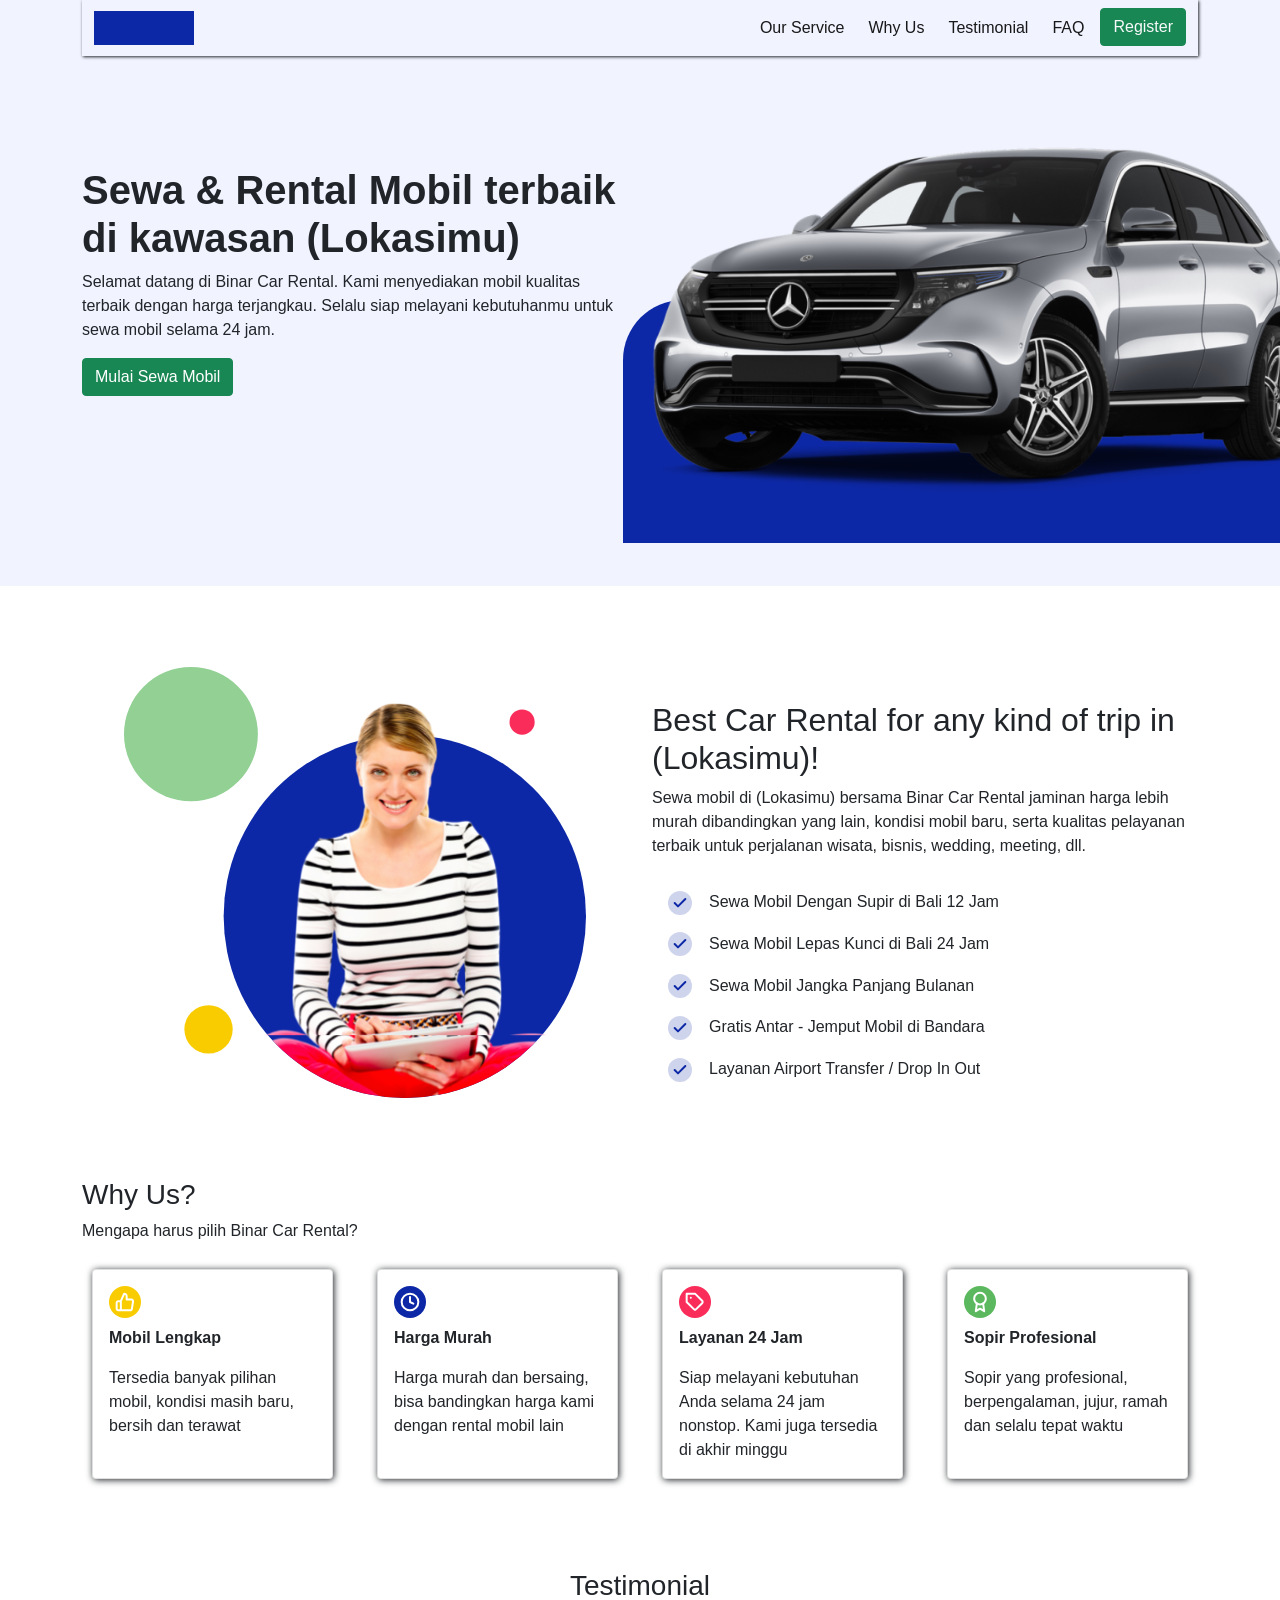
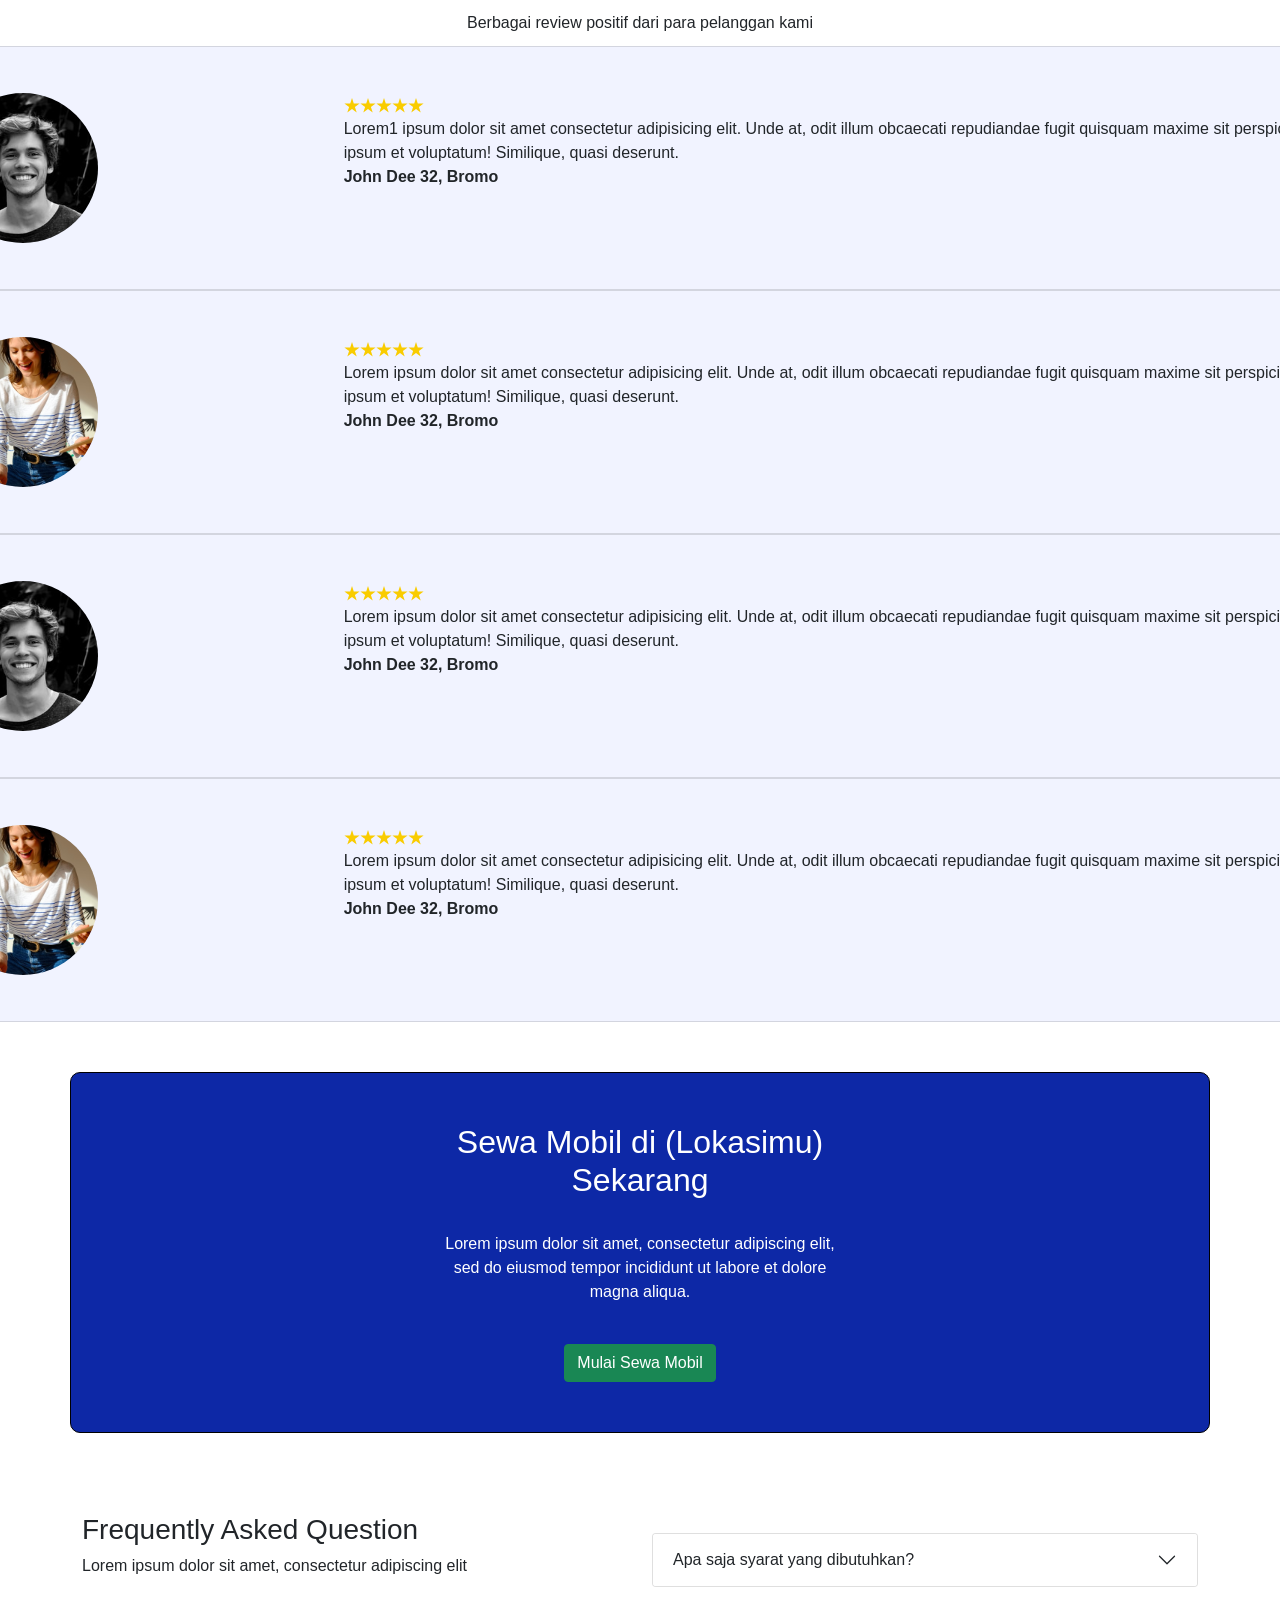
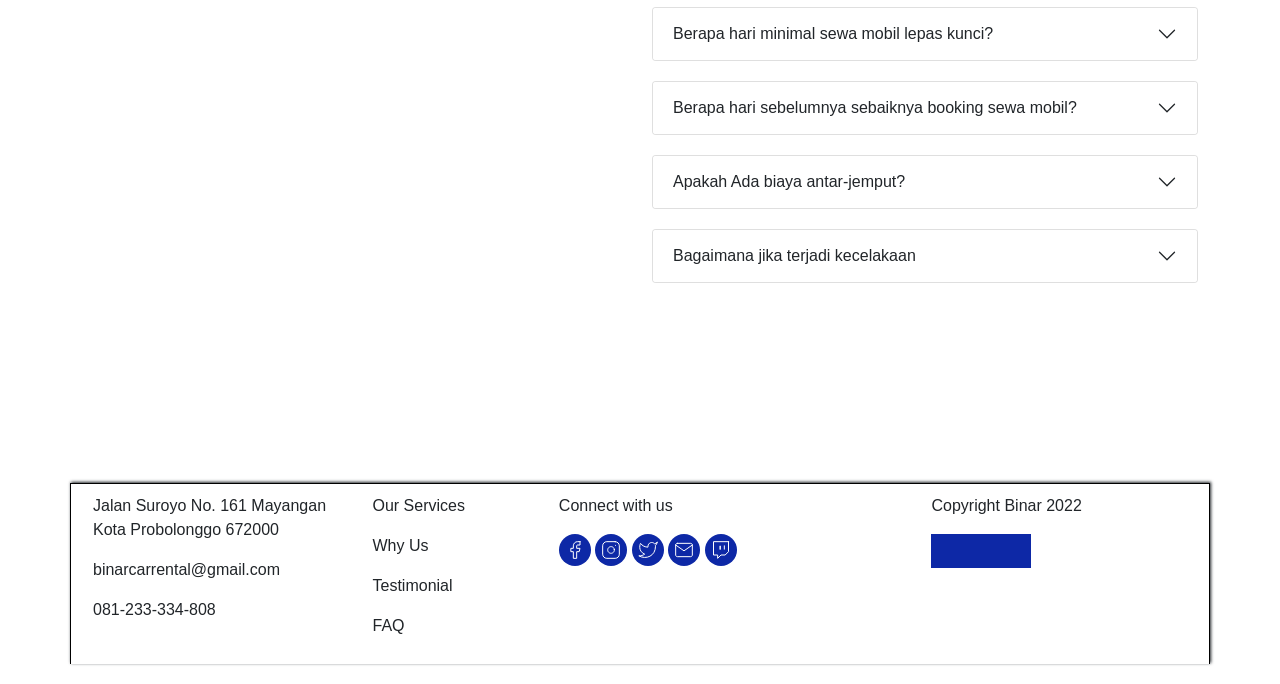
<file: public/index.html>
<!DOCTYPE html>
<html lang="en">

<head>
  <meta charset="UTF-8">
  <meta http-equiv="X-UA-Compatible" content="IE=edge">
  <meta name="viewport" content="width=device-width,initial-scale=1,maximum-scale=1,user-scalable=no">
  <title>Binar Car Rental</title>
  <script src="assets/js/bootstrap.min.js"></script>
  <script src="https://code.jquery.com/jquery-3.4.1.slim.min.js"></script>
  <link rel="stylesheet"
    href="https://owlcarousel2.github.io/OwlCarousel2/assets/owlcarousel/assets/owl.carousel.min.css">
  <link rel="stylesheet"
    href="https://owlcarousel2.github.io/OwlCarousel2/assets/owlcarousel/assets/owl.theme.default.min.css">
  <link rel="stylesheet" href="assets/css/bootstrap.min.css">



  <style>
    body {
      font-family: Helvetica;
      overflow-x: hidden;
    }

    #owl-container {
      margin-top: 100px;
      width: 150%;
      left: -25%;
      position: relative;
    }

    .owl-carousel .owl-nav button.owl-next,
    .owl-carousel .owl-nav button.owl-prev,
    .owl-carousel button.owl-dot {
      width: 30px;
      height: 30px;
      border-radius: 15px;
      border: 1px solid #c4c4c4;
      /* background-color: white; */

    }

    .owl-theme .owl-nav [class*=owl-]:hover {
      background-color: #5CB85F;
    }


    .item {
      background-color: #F1F3FF;

    }



    .owl-nav>.owl-prev>span:hover,
    .owl-nav>.owl-next>span:hover {
      background-color: #5CB85F;
    }


    .table-custom {
      border-collapse: separate;
      border-spacing: 15px;
    }

    .spacing {
      margin-top: 80px;
    }

    .sewamobil {
      border: 1px solid black;
      border-radius: 10px;
      padding: 50px;
      color: white;
    }

    .accordion-spacing {
      margin-top: 20px;
    }

    .navbarstyling {
      background-color: #F1F3FF;
      box-shadow: 1px 1px 3px;
    }

    .whyus-card {
      box-shadow: 1px 1px 7px;
      margin: 10px;
    }

    .whyus-card:hover {
      background-color: #F1F3FF;
      transform: translateY(-15px);
      transition: transform .75s;
    }


    .footer {
      border-left: 1px solid black;
      border-top: 1px solid black;
      border-right: 1px solid black;
      box-shadow: 1px -1px 3px;
      padding: 10px;
    }



    @media screen and (min-width:992px) {

      .item {
        height: 100%;
      }

      .textjudul {
        margin-top: 100px;
      }

      .bground {
        padding-bottom: 190px;
      }

      .car {
        position: absolute;
        width: 704px;
        margin-left: 100px;
        margin-bottom: 300px;
        overflow-y: hidden;
      }


    }

    @media screen and (max-width:991px) {

      .star {
        text-align: center;
      }

      .item {
        height: 100%;
        margin-left: 20%;
        margin-right: 20%;
      }

      .textjudul {
        font-size: 36px;
      }

      .navbar {
        z-index: 1000;
      }

      .navbar-collapse {
        position: fixed;
        background: rgba(0, 0, 0, 0.6);
        width: 100%;
        height: 100%;
        left: 0;
        right: 0;
        top: 0;
        bottom: 0;
        overflow-x: hidden;
      }

      .navbar-nav {
        background-color: white;
        height: 100vh;
        width: 50%;
        left: 100%;
        position: absolute;
        transition: left .35s ease;
      }

      .navbar-collapse.collapsing {
        transition: background-color .35s ease;
      }

      .navbar-collapse.show .navbar-nav {
        transition: left .35s ease;
        left: 50%;
      }

      .nav-item {
        margin-left: 10px;
      }

      .car {
        position: absolute;
        width: 500px;
        overflow-y: hidden;

      }

      #section1 {
        margin-bottom: 375px;
      }

      .footer {
        text-align: left;
      }

      .iconlogo {
        margin-bottom: 10px;
      }
    }
  </style>

  <script src="https://owlcarousel2.github.io/OwlCarousel2/assets/owlcarousel/owl.carousel.js"></script>
</head>


<body style="overflow-x: hidden;">

  <!-- Navbar -->
  <div class="bground" style="background-color: #F1F3FF;overflow: hidden;">
    <div class="container">
      <nav class="navbar navbar-expand-lg navbar-light navbarstyling">
        <div class="container-lg">
          <a class="navbar-link" data-bs-container="body" data-bs-toggle="popover" data-bs-placement="top"
            data-bs-content="Top popover" href="#"><svg width="100" height="34" viewBox="0 0 100 34" fill="none"
              xmlns="http://www.w3.org/2000/svg">
              <rect width="100" height="34" fill="#0D28A6" />
            </svg>
          </a>
          <button class="navbar-toggler" type="button" data-bs-toggle="collapse"
            data-bs-target="#navbarSupportedContent" aria-controls="navbarText" aria-expanded="false"
            aria-label="Toggle navigation">
            <span class="navbar-toggler-icon"></span>
          </button>
          <div class="collapse navbar-collapse " id="navbarSupportedContent">
            <ul class="navbar-nav ms-auto mb-lg-0">
              <li class="d-lg-none">
                <a class="navbar-nav-toggler" href="#">X</a>
              </li>
              <li class="nav-item">
                <a class="nav-link active me-2" href="#section1">Our Service</a>
              </li>
              <li class="nav-item">
                <a class="nav-link active me-2" href="#section2">Why Us</a>
              </li>
              <li class="nav-item">
                <a class="nav-link active me-2" href="#section3">Testimonial</a>
              </li>
              <li class="nav-item">
                <a class="nav-link active me-2" href="#section4">FAQ</a>
              </li>
              <li class="nav-item">
                <a class="navbar-link btn btn-success link-light" href="#">Register</a>
              </li>
            </ul>
          </div>
        </div>
      </nav>
    </div>


    <!-- Mobil -->
    <div class="container">
      <div id="section1" class="row">
        <div class="col-lg-6" style="margin-top: 10px;">
          <h1 class="textjudul"><b>Sewa & Rental Mobil terbaik di kawasan (Lokasimu)</b></h1>
          <p>Selamat datang di Binar Car Rental. Kami menyediakan mobil kualitas terbaik dengan
            harga terjangkau. Selalu
            siap melayani kebutuhanmu untuk sewa mobil selama 24 jam.</p>
          <a href="./cari_mobil.html" type="button" class="btn btn-success">Mulai Sewa Mobil</a>
        </div>
        <div class="col-lg-6 d-flex justify-content-center">
          <img src="./images/pict/mobil.svg" class="img-fluid car" style="margin-top:80px;" alt="mobil">
        </div>
      </div>
    </div>
  </div>
  <!-- Orang -->
  <div id="section2" class="container">
    <div class="spacing row">

      <div class="col-lg-6 d-flex justify-content-center">
        <img src="./images/pict/orang.svg" class="img-fluid person" alt="orang">
      </div>

      <div class="col-lg-6" style="margin-top: 35px;">
        <h2>Best Car Rental for any kind of trip in (Lokasimu)!</h2>
        <p>Sewa mobil di (Lokasimu) bersama Binar Car Rental jaminan harga lebih murah dibandingkan yang lain, kondisi
          mobil baru, serta kualitas pelayanan terbaik untuk perjalanan wisata, bisnis, wedding, meeting, dll.</p>
        <div class="row">
          <div class="col-lg-12">

            <table class="table-custom">
              <tr>
                <td>
                  <svg width="24" height="24" viewBox="0 0 24 24" fill="none" xmlns="http://www.w3.org/2000/svg">
                    <circle cx="12" cy="12" r="12" fill="#CFD4ED" />
                    <path d="M17.3333 8L9.99996 15.3333L6.66663 12" stroke="#0D28A6" stroke-width="2"
                      stroke-linecap="round" stroke-linejoin="round" />
                  </svg>
                </td>
                <td>
                  Sewa Mobil Dengan Supir di Bali 12 Jam
                </td>
              </tr>

              <tr>
                <td>
                  <svg width="24" height="24" viewBox="0 0 24 24" fill="none" xmlns="http://www.w3.org/2000/svg">
                    <circle cx="12" cy="12" r="12" fill="#CFD4ED" />
                    <path d="M17.3333 8L9.99996 15.3333L6.66663 12" stroke="#0D28A6" stroke-width="2"
                      stroke-linecap="round" stroke-linejoin="round" />
                  </svg>
                </td>
                <td>
                  Sewa Mobil Lepas Kunci di Bali 24 Jam
                </td>
              </tr>
              <tr>
                <td>
                  <svg width="24" height="24" viewBox="0 0 24 24" fill="none" xmlns="http://www.w3.org/2000/svg">
                    <circle cx="12" cy="12" r="12" fill="#CFD4ED" />
                    <path d="M17.3333 8L9.99996 15.3333L6.66663 12" stroke="#0D28A6" stroke-width="2"
                      stroke-linecap="round" stroke-linejoin="round" />
                  </svg>
                </td>
                <td>
                  Sewa Mobil Jangka Panjang Bulanan
                </td>
              </tr>

              <tr>
                <td>
                  <svg width="24" height="24" viewBox="0 0 24 24" fill="none" xmlns="http://www.w3.org/2000/svg">
                    <circle cx="12" cy="12" r="12" fill="#CFD4ED" />
                    <path d="M17.3333 8L9.99996 15.3333L6.66663 12" stroke="#0D28A6" stroke-width="2"
                      stroke-linecap="round" stroke-linejoin="round" />
                  </svg>
                </td>
                <td>
                  Gratis Antar - Jemput Mobil di Bandara
                </td>
              </tr>

              <tr>
                <td>
                  <svg width="24" height="24" viewBox="0 0 24 24" fill="none" xmlns="http://www.w3.org/2000/svg">
                    <circle cx="12" cy="12" r="12" fill="#CFD4ED" />
                    <path d="M17.3333 8L9.99996 15.3333L6.66663 12" stroke="#0D28A6" stroke-width="2"
                      stroke-linecap="round" stroke-linejoin="round" />
                  </svg>
                </td>
                <td>
                  Layanan Airport Transfer / Drop In Out
                </td>
              </tr>
            </table>

          </div>
        </div>

      </div>
    </div>
  </div>


  <!-- Why Us -->
  <div class="container">
    <div id="section3" class="spacing row">
      <div class="col-lg-12">
        <h3>Why Us?</h3>
        <p>Mengapa harus pilih Binar Car Rental?</p>
      </div>

    </div>
    <div class="row">
      <div class="col-lg-3 d-flex justify-content-center">
        <div class="card whyus-card" style="width: 18rem;">
          <div class="card-body">
            <h5 class="card-title">
              <svg class="iconspacing" width="32" height="32" viewBox="0 0 32 32" fill="none"
                xmlns="http://www.w3.org/2000/svg">
                <circle cx="16" cy="16" r="16" fill="#F9CC00" />
                <path
                  d="M11.8333 24.3333H9.33329C8.89127 24.3333 8.46734 24.1577 8.15478 23.8452C7.84222 23.5326 7.66663 23.1087 7.66663 22.6667V16.8333C7.66663 16.3913 7.84222 15.9674 8.15478 15.6548C8.46734 15.3423 8.89127 15.1667 9.33329 15.1667H11.8333M17.6666 13.5V10.1667C17.6666 9.50362 17.4032 8.86773 16.9344 8.39889C16.4656 7.93005 15.8297 7.66666 15.1666 7.66666L11.8333 15.1667V24.3333H21.2333C21.6352 24.3379 22.0253 24.197 22.3315 23.9367C22.6378 23.6763 22.8397 23.3141 22.9 22.9167L24.05 15.4167C24.0862 15.1778 24.0701 14.9339 24.0027 14.7019C23.9354 14.4698 23.8184 14.2552 23.6598 14.0729C23.5013 13.8906 23.305 13.7449 23.0846 13.646C22.8642 13.5471 22.6249 13.4973 22.3833 13.5H17.6666Z"
                  stroke="white" stroke-width="2" stroke-linecap="round" stroke-linejoin="round" />
              </svg></h5>
            <p class="card-text"><b>Mobil Lengkap</b></p>
            <p class="card-text">Tersedia banyak pilihan mobil, kondisi masih baru, bersih dan terawat</p>
          </div>
        </div>
      </div>
      <div class="col-lg-3 d-flex justify-content-center">
        <div class="card whyus-card" style="width: 18rem;">
          <div class="card-body">
            <h5 class="card-title">
              <svg class="iconspacing" width="32" height="32" viewBox="0 0 32 32" fill="none"
                xmlns="http://www.w3.org/2000/svg">
                <circle cx="16" cy="16" r="16" fill="#0D28A6" />
                <path
                  d="M16 24.3333C20.6023 24.3333 24.3333 20.6024 24.3333 16C24.3333 11.3976 20.6023 7.66666 16 7.66666C11.3976 7.66666 7.66663 11.3976 7.66663 16C7.66663 20.6024 11.3976 24.3333 16 24.3333Z"
                  stroke="white" stroke-width="2" stroke-linecap="round" stroke-linejoin="round" />
                <path d="M16 11V16L19.3333 17.6667" stroke="white" stroke-width="2" stroke-linecap="round"
                  stroke-linejoin="round" />
              </svg> </h5>
            <p class="card-text"><b>Harga Murah</b></p>
            <p class="card-text">Harga murah dan bersaing, bisa bandingkan harga kami dengan rental mobil lain</p>
          </div>
        </div>
      </div>
      <div class="col-lg-3 d-flex justify-content-center">
        <div class="card whyus-card" style="width: 18rem;">
          <div class="card-body">
            <h5 class="card-title">
              <svg class="iconspacing" width="32" height="32" viewBox="0 0 32 32" fill="none"
                xmlns="http://www.w3.org/2000/svg">
                <circle cx="16" cy="16" r="16" fill="#FA2C5A" />
                <path
                  d="M23.1583 17.175L17.1833 23.15C17.0285 23.305 16.8447 23.4279 16.6424 23.5118C16.44 23.5956 16.2232 23.6388 16.0041 23.6388C15.7851 23.6388 15.5682 23.5956 15.3659 23.5118C15.1636 23.4279 14.9797 23.305 14.825 23.15L7.66663 16V7.66666H16L23.1583 14.825C23.4687 15.1373 23.6429 15.5597 23.6429 16C23.6429 16.4403 23.4687 16.8627 23.1583 17.175V17.175Z"
                  stroke="white" stroke-width="2" stroke-linecap="round" stroke-linejoin="round" />
                <path d="M11.8334 11.8333H11.8417" stroke="white" stroke-width="2" stroke-linecap="round"
                  stroke-linejoin="round" />
              </svg> </h5>
            <p class="card-text"><b>Layanan 24 Jam</b></p>
            <p class="card-text">Siap melayani kebutuhan Anda selama 24 jam nonstop. Kami juga tersedia di akhir minggu
            </p>
          </div>
        </div>
      </div>
      <div class="col-lg-3 d-flex justify-content-center ">
        <div class="card whyus-card" style="width: 18rem;">
          <div class="card-body">
            <h5 class="card-title">
              <svg class="iconspacing" width="32" height="32" viewBox="0 0 32 32" fill="none"
                xmlns="http://www.w3.org/2000/svg">
                <circle cx="16" cy="16" r="16" fill="#5CB85F" />
                <path
                  d="M16.0001 18.5C19.2217 18.5 21.8334 15.8883 21.8334 12.6667C21.8334 9.44502 19.2217 6.83334 16.0001 6.83334C12.7784 6.83334 10.1667 9.44502 10.1667 12.6667C10.1667 15.8883 12.7784 18.5 16.0001 18.5Z"
                  stroke="white" stroke-width="2" stroke-linecap="round" stroke-linejoin="round" />
                <path d="M12.8416 17.575L11.8333 25.1667L15.9999 22.6667L20.1666 25.1667L19.1583 17.5667" stroke="white"
                  stroke-width="2" stroke-linecap="round" stroke-linejoin="round" />
              </svg></h5>
            <p class="card-text"><b>Sopir Profesional</b></p>
            <p class="card-text">Sopir yang profesional, berpengalaman, jujur, ramah dan selalu tepat waktu</p>
          </div>
        </div>
      </div>
    </div>
  </div>
  <!-- Testimonial -->
  <div class="container">
    <div class="spacing row">
      <div class="col-lg-12  d-flex justify-content-center">
        <h3>Testimonial</h3>
      </div>
    </div>
    <div class="row">
      <div class="col-lg-12  d-flex justify-content-center">
        <p>Berbagai review positif dari para pelanggan kami</p>
      </div>
    </div>
  </div>



  <div id="owl-container" style="margin-top: -5px;">
    <div class="owl-carousel owl-theme">
      <!-- Testi 1 -->
      <div class="item">
        <div class="card" style="padding: 30px;background-color: #F1F3FF;">
          <div class="card-body">
            <div class="row">
              <div class="col-lg-4 d-flex justify-content-center">
                <img src="./images/pict/person1.svg" class="img-fluid" alt="person1"
                  style="width: 150px;height: 150px;">
              </div>
              <div class="col-lg-8">
                <div class="star row">
                  <div class="col-lg-12 ">
                    <svg width="80" height="16" viewBox="0 0 80 16" fill="none" xmlns="http://www.w3.org/2000/svg">
                      <path
                        d="M8 0L9.79611 5.52786H15.6085L10.9062 8.94427L12.7023 14.4721L8 11.0557L3.29772 14.4721L5.09383 8.94427L0.391548 5.52786H6.20389L8 0Z"
                        fill="#F9CC00" />
                      <path
                        d="M24 0L25.7961 5.52786H31.6085L26.9062 8.94427L28.7023 14.4721L24 11.0557L19.2977 14.4721L21.0938 8.94427L16.3915 5.52786H22.2039L24 0Z"
                        fill="#F9CC00" />
                      <path
                        d="M40 0L41.7961 5.52786H47.6085L42.9062 8.94427L44.7023 14.4721L40 11.0557L35.2977 14.4721L37.0938 8.94427L32.3915 5.52786H38.2039L40 0Z"
                        fill="#F9CC00" />
                      <path
                        d="M56 0L57.7961 5.52786H63.6085L58.9062 8.94427L60.7023 14.4721L56 11.0557L51.2977 14.4721L53.0938 8.94427L48.3915 5.52786H54.2039L56 0Z"
                        fill="#F9CC00" />
                      <path
                        d="M72 0L73.7961 5.52786H79.6085L74.9062 8.94427L76.7023 14.4721L72 11.0557L67.2977 14.4721L69.0938 8.94427L64.3915 5.52786H70.2039L72 0Z"
                        fill="#F9CC00" />
                    </svg>

                  </div>
                </div>
                <div class="row">
                  <div class="col-lg-12">
                    Lorem1 ipsum dolor sit amet consectetur adipisicing elit. Unde at, odit illum
                    obcaecati
                    repudiandae fugit quisquam maxime sit perspiciatis a, quia temporibus, ipsam illo ipsum et
                    voluptatum! Similique, quasi deserunt.

                  </div>
                </div>
                <div class="row">
                  <div class="col-lg-12">
                    <b style="margin-bottom: 100px;">John Dee 32, Bromo</b>
                  </div>
                </div>
              </div>
            </div>
          </div>
        </div>
      </div>
      <!-- Testi 2 -->
      <div class=" item">
        <div class="card" style="padding: 30px;background-color: #F1F3FF;">
          <div class="card-body">
            <div class="row">
              <div class="col-lg-4 d-flex justify-content-center">
                <img src="./images/pict/person2.svg" class="img-fluid" alt="person1"
                  style="width: 150px;height: 150px;">
              </div>
              <div class="col-lg-8">
                <div class="star row">
                  <div class="col-lg-12 ">
                    <svg width="80" height="16" viewBox="0 0 80 16" fill="none" xmlns="http://www.w3.org/2000/svg">
                      <path
                        d="M8 0L9.79611 5.52786H15.6085L10.9062 8.94427L12.7023 14.4721L8 11.0557L3.29772 14.4721L5.09383 8.94427L0.391548 5.52786H6.20389L8 0Z"
                        fill="#F9CC00" />
                      <path
                        d="M24 0L25.7961 5.52786H31.6085L26.9062 8.94427L28.7023 14.4721L24 11.0557L19.2977 14.4721L21.0938 8.94427L16.3915 5.52786H22.2039L24 0Z"
                        fill="#F9CC00" />
                      <path
                        d="M40 0L41.7961 5.52786H47.6085L42.9062 8.94427L44.7023 14.4721L40 11.0557L35.2977 14.4721L37.0938 8.94427L32.3915 5.52786H38.2039L40 0Z"
                        fill="#F9CC00" />
                      <path
                        d="M56 0L57.7961 5.52786H63.6085L58.9062 8.94427L60.7023 14.4721L56 11.0557L51.2977 14.4721L53.0938 8.94427L48.3915 5.52786H54.2039L56 0Z"
                        fill="#F9CC00" />
                      <path
                        d="M72 0L73.7961 5.52786H79.6085L74.9062 8.94427L76.7023 14.4721L72 11.0557L67.2977 14.4721L69.0938 8.94427L64.3915 5.52786H70.2039L72 0Z"
                        fill="#F9CC00" />
                    </svg>

                  </div>
                </div>
                <div class="row">
                  <div class="col-lg-12">
                    Lorem ipsum dolor sit amet consectetur adipisicing elit. Unde at, odit illum obcaecati
                    repudiandae fugit quisquam maxime sit perspiciatis a, quia temporibus, ipsam illo ipsum et
                    voluptatum! Similique, quasi deserunt.
                  </div>
                </div>
                <div class="row">
                  <div class="col-lg-12">
                    <b>John Dee 32, Bromo</b>
                  </div>
                </div>
              </div>
            </div>
          </div>
        </div>
      </div>
      <div class="item">
        <div class="card" style="padding: 30px;background-color: #F1F3FF;">
          <div class="card-body">
            <div class="row">
              <div class="col-lg-4 d-flex justify-content-center">
                <img src="./images/pict/person1.svg" class="img-fluid" alt="person1"
                  style="width: 150px;height: 150px;">
              </div>
              <div class="col-lg-8">
                <div class="star row">
                  <div class="col-lg-12 ">
                    <svg width="80" height="16" viewBox="0 0 80 16" fill="none" xmlns="http://www.w3.org/2000/svg">
                      <path
                        d="M8 0L9.79611 5.52786H15.6085L10.9062 8.94427L12.7023 14.4721L8 11.0557L3.29772 14.4721L5.09383 8.94427L0.391548 5.52786H6.20389L8 0Z"
                        fill="#F9CC00" />
                      <path
                        d="M24 0L25.7961 5.52786H31.6085L26.9062 8.94427L28.7023 14.4721L24 11.0557L19.2977 14.4721L21.0938 8.94427L16.3915 5.52786H22.2039L24 0Z"
                        fill="#F9CC00" />
                      <path
                        d="M40 0L41.7961 5.52786H47.6085L42.9062 8.94427L44.7023 14.4721L40 11.0557L35.2977 14.4721L37.0938 8.94427L32.3915 5.52786H38.2039L40 0Z"
                        fill="#F9CC00" />
                      <path
                        d="M56 0L57.7961 5.52786H63.6085L58.9062 8.94427L60.7023 14.4721L56 11.0557L51.2977 14.4721L53.0938 8.94427L48.3915 5.52786H54.2039L56 0Z"
                        fill="#F9CC00" />
                      <path
                        d="M72 0L73.7961 5.52786H79.6085L74.9062 8.94427L76.7023 14.4721L72 11.0557L67.2977 14.4721L69.0938 8.94427L64.3915 5.52786H70.2039L72 0Z"
                        fill="#F9CC00" />
                    </svg>

                  </div>
                </div>
                <div class="row">
                  <div class="col-lg-12">
                    Lorem ipsum dolor sit amet consectetur adipisicing elit. Unde at, odit illum obcaecati
                    repudiandae fugit quisquam maxime sit perspiciatis a, quia temporibus, ipsam illo ipsum et
                    voluptatum! Similique, quasi deserunt.
                  </div>
                </div>
                <div class="row">
                  <div class="col-lg-12">
                    <b>John Dee 32, Bromo</b>
                  </div>
                </div>
              </div>
            </div>
          </div>
        </div>
      </div>
      <!-- Testi 2 -->
      <div class="item">
        <div class="card" style="padding: 30px;background-color: #F1F3FF;">
          <div class="card-body">
            <div class="row">
              <div class="col-lg-4 d-flex justify-content-center">
                <img src="./images/pict/person2.svg" class="img-fluid" alt="person1"
                  style="width: 150px;height: 150px;">
              </div>
              <div class="col-lg-8">
                <div class="star row">
                  <div class="col-lg-12 ">
                    <svg width="80" height="16" viewBox="0 0 80 16" fill="none" xmlns="http://www.w3.org/2000/svg">
                      <path
                        d="M8 0L9.79611 5.52786H15.6085L10.9062 8.94427L12.7023 14.4721L8 11.0557L3.29772 14.4721L5.09383 8.94427L0.391548 5.52786H6.20389L8 0Z"
                        fill="#F9CC00" />
                      <path
                        d="M24 0L25.7961 5.52786H31.6085L26.9062 8.94427L28.7023 14.4721L24 11.0557L19.2977 14.4721L21.0938 8.94427L16.3915 5.52786H22.2039L24 0Z"
                        fill="#F9CC00" />
                      <path
                        d="M40 0L41.7961 5.52786H47.6085L42.9062 8.94427L44.7023 14.4721L40 11.0557L35.2977 14.4721L37.0938 8.94427L32.3915 5.52786H38.2039L40 0Z"
                        fill="#F9CC00" />
                      <path
                        d="M56 0L57.7961 5.52786H63.6085L58.9062 8.94427L60.7023 14.4721L56 11.0557L51.2977 14.4721L53.0938 8.94427L48.3915 5.52786H54.2039L56 0Z"
                        fill="#F9CC00" />
                      <path
                        d="M72 0L73.7961 5.52786H79.6085L74.9062 8.94427L76.7023 14.4721L72 11.0557L67.2977 14.4721L69.0938 8.94427L64.3915 5.52786H70.2039L72 0Z"
                        fill="#F9CC00" />
                    </svg>

                  </div>
                </div>
                <div class="row">
                  <div class="col-lg-12">
                    Lorem ipsum dolor sit amet consectetur adipisicing elit. Unde at, odit illum obcaecati
                    repudiandae fugit quisquam maxime sit perspiciatis a, quia temporibus, ipsam illo ipsum et
                    voluptatum! Similique, quasi deserunt.
                  </div>
                </div>
                <div class="row">
                  <div class="col-lg-12">
                    <b>John Dee 32, Bromo</b>
                  </div>
                </div>
              </div>
            </div>
          </div>
        </div>
      </div>
    </div>
  </div>

  <!-- Sewa Mobil -->
  <div class="container">
    <div class="row d-lg-flex justify-content-center sewamobil" style="margin-top: 50px;background-color: #0D28A6;">
      <div class="col-lg-5" style="text-align: center;">
        <h2>Sewa Mobil di (Lokasimu) Sekarang</h2>
        <br>
        <p>Lorem ipsum dolor sit amet, consectetur adipiscing elit, sed do eiusmod tempor incididunt ut labore et dolore
          magna aliqua. </p>
        <br>
        <button type="button" class="btn btn-success">Mulai Sewa Mobil</button>
      </div>
    </div>
  </div>
  <!-- FAQ -->

  <div id="section4" class="container">
    <div class="spacing row">
      <div class="col-lg-6">
        <h3>Frequently Asked Question</h3>
        <p>Lorem ipsum dolor sit amet, consectetur adipiscing elit</p>
      </div>

      <div class="col-lg-6">

        <div class="row" style="position: static;">
          <div class="col-lg-12">
            <div class="accordion-item accordion-spacing">
              <h2 class="accordion-header" id="flush-heading1">
                <button class="accordion-button collapsed" type="button" data-bs-toggle="collapse"
                  data-bs-target="#flush-collapse1" aria-expanded="false" aria-controls="flush-collapse1">
                  Apa saja syarat yang dibutuhkan?
                </button>
              </h2>
              <div id="flush-collapse1" class="accordion-collapse collapse" aria-labelledby="flush-heading1"
                data-bs-parent="#accordionFlushExample">
                <div class="accordion-body">Lorem ipsum dolor sit amet, consectetur adipisicing elit. Neque, recusandae
                  iste accusamus nobis quos esse, est modi cupiditate aperiam illum voluptatibus amet quae quis
                  sapiente. Reiciendis inventore esse facere sint.</div>
              </div>
            </div>
          </div>
        </div>

        <div class="row">
          <div class="col-lg-12">
            <div class="accordion-item accordion-spacing">
              <h2 class="accordion-header" id="flush-heading2">
                <button class="accordion-button collapsed" type="button" data-bs-toggle="collapse"
                  data-bs-target="#flush-collapse2" aria-expanded="false" aria-controls="flush-collapse2">
                  Berapa hari minimal sewa mobil lepas kunci?
                </button>
              </h2>
              <div id="flush-collapse2" class="accordion-collapse collapse" aria-labelledby="flush-heading2"
                data-bs-parent="#accordionFlushExample">
                <div class="accordion-body">Lorem ipsum dolor sit amet, consectetur adipisicing elit. Neque, recusandae
                  iste accusamus nobis quos esse, est modi cupiditate aperiam illum voluptatibus amet quae quis
                  sapiente. Reiciendis inventore esse facere sint.</div>
              </div>
            </div>
          </div>
        </div>

        <div class="row">
          <div class="col-lg-12">
            <div class="accordion-item accordion-spacing">
              <h2 class="accordion-header" id="flush-heading4">
                <button class="accordion-button collapsed" type="button" data-bs-toggle="collapse"
                  data-bs-target="#flush-collapse3" aria-expanded="false" aria-controls="flush-collapse3">
                  Berapa hari sebelumnya sebaiknya booking sewa mobil?
                </button>
              </h2>
              <div id="flush-collapse3" class="accordion-collapse collapse" aria-labelledby="flush-heading3"
                data-bs-parent="#accordionFlushExample">
                <div class="accordion-body">Lorem ipsum dolor sit amet, consectetur adipisicing elit. Neque, recusandae
                  iste accusamus nobis quos esse, est modi cupiditate aperiam illum voluptatibus amet quae quis
                  sapiente. Reiciendis inventore esse facere sint.</div>
              </div>
            </div>
          </div>
        </div>

        <div class="row">
          <div class="col-lg-12">
            <div class="accordion-item accordion-spacing">
              <h2 class="accordion-header" id="flush-heading4">
                <button class="accordion-button collapsed" type="button" data-bs-toggle="collapse"
                  data-bs-target="#flush-collapse4" aria-expanded="false" aria-controls="flush-collapse5">
                  Apakah Ada biaya antar-jemput?
                </button>
              </h2>
              <div id="flush-collapse4" class="accordion-collapse collapse" aria-labelledby="flush-heading4"
                data-bs-parent="#accordionFlushExample">
                <div class="accordion-body">Lorem ipsum dolor sit amet, consectetur adipisicing elit. Neque, recusandae
                  iste accusamus nobis quos esse, est modi cupiditate aperiam illum voluptatibus amet quae quis
                  sapiente. Reiciendis inventore esse facere sint.</div>
              </div>
            </div>
          </div>
        </div>

        <div class="row">
          <div class="col-lg-12">
            <div class="accordion-item accordion-spacing">
              <h2 class="accordion-header" id="flush-heading5">
                <button class="accordion-button collapsed" type="button" data-bs-toggle="collapse"
                  data-bs-target="#flush-collapse5" aria-expanded="false" aria-controls="flush-collapse5">
                  Bagaimana jika terjadi kecelakaan
                </button>
              </h2>
              <div id="flush-collapse5" class="accordion-collapse collapse" aria-labelledby="flush-heading5"
                data-bs-parent="#accordionFlushExample">
                <div class="accordion-body">Lorem ipsum dolor sit amet, consectetur adipisicing elit. Neque, recusandae
                  iste accusamus nobis quos esse, est modi cupiditate aperiam illum voluptatibus amet quae quis
                  sapiente. Reiciendis inventore esse facere sint.</div>
              </div>
            </div>
          </div>
        </div>
      </div>
    </div>
  </div>

  <!-- Footer -->
  <div class="container">
    <div class="footer row" style="margin-top: 200px;margin-bottom: 20px;">
      <div class="col-lg-3">
        <p>Jalan Suroyo No. 161 Mayangan Kota Probolonggo 672000</p>
        <p>binarcarrental@gmail.com</p>
        <p>081-233-334-808</p>
      </div>

      <div class="col-lg-2">
        <p>Our Services</p>
        <p>Why Us</p>
        <p>Testimonial</p>
        <p>FAQ</p>
      </div>

      <div class="col-lg-4">
        <p>Connect with us</p>
        <div class="row">
          <div class="col-lg-12 iconlogo">
            <svg width="32" height="32" viewBox="0 0 32 32" fill="none" xmlns="http://www.w3.org/2000/svg">
              <circle cx="16" cy="16" r="16" fill="#0D28A6" />
              <path
                d="M21 7.66663H18.5C17.395 7.66663 16.3352 8.10561 15.5538 8.88701C14.7724 9.66842 14.3334 10.7282 14.3334 11.8333V14.3333H11.8334V17.6666H14.3334V24.3333H17.6667V17.6666H20.1667L21 14.3333H17.6667V11.8333C17.6667 11.6123 17.7545 11.4003 17.9108 11.244C18.0671 11.0878 18.279 11 18.5 11H21V7.66663Z"
                stroke="white" stroke-linecap="round" stroke-linejoin="round" />
            </svg>

            <svg width="32" height="32" viewBox="0 0 32 32" fill="none" xmlns="http://www.w3.org/2000/svg">
              <circle cx="16" cy="16" r="16" fill="#0D28A6" />
              <path
                d="M20.1666 7.66663H11.8333C9.53211 7.66663 7.66663 9.53211 7.66663 11.8333V20.1666C7.66663 22.4678 9.53211 24.3333 11.8333 24.3333H20.1666C22.4678 24.3333 24.3333 22.4678 24.3333 20.1666V11.8333C24.3333 9.53211 22.4678 7.66663 20.1666 7.66663Z"
                stroke="white" stroke-linecap="round" stroke-linejoin="round" />
              <path
                d="M19.3334 15.475C19.4362 16.1685 19.3178 16.8769 18.9948 17.4992C18.6719 18.1215 18.161 18.6262 17.5347 18.9414C16.9085 19.2566 16.1987 19.3663 15.5065 19.2549C14.8143 19.1436 14.1748 18.8167 13.6791 18.321C13.1833 17.8252 12.8565 17.1857 12.7451 16.4935C12.6337 15.8013 12.7434 15.0916 13.0586 14.4653C13.3739 13.8391 13.8785 13.3281 14.5009 13.0052C15.1232 12.6823 15.8315 12.5638 16.525 12.6667C17.2325 12.7716 17.8874 13.1012 18.3931 13.6069C18.8988 14.1126 19.2285 14.7676 19.3334 15.475Z"
                stroke="white" stroke-linecap="round" stroke-linejoin="round" />
              <path d="M20.5834 11.4166H20.5917" stroke="white" stroke-linecap="round" stroke-linejoin="round" />
            </svg>

            <svg width="32" height="32" viewBox="0 0 32 32" fill="none" xmlns="http://www.w3.org/2000/svg">
              <circle cx="16" cy="16" r="16" fill="#0D28A6" />
              <path
                d="M25.1667 8.49996C24.3687 9.06285 23.4851 9.49338 22.55 9.77496C22.0482 9.19788 21.3812 8.78887 20.6392 8.60323C19.8973 8.41759 19.1163 8.46429 18.4018 8.737C17.6873 9.00972 17.0737 9.49529 16.6442 10.1281C16.2146 10.7608 15.9898 11.5102 16 12.275V13.1083C14.5356 13.1463 13.0844 12.8215 11.7759 12.1628C10.4673 11.5042 9.34197 10.5322 8.50004 9.33329C8.50004 9.33329 5.16671 16.8333 12.6667 20.1666C10.9505 21.3316 8.906 21.9157 6.83337 21.8333C14.3334 26 23.5 21.8333 23.5 12.25C23.4993 12.0178 23.477 11.7863 23.4334 11.5583C24.2839 10.7195 24.8841 9.66055 25.1667 8.49996V8.49996Z"
                stroke="white" stroke-linecap="round" stroke-linejoin="round" />
            </svg>

            <svg width="32" height="32" viewBox="0 0 32 32" fill="none" xmlns="http://www.w3.org/2000/svg">
              <circle cx="16" cy="16" r="16" fill="#0D28A6" />
              <path
                d="M9.33329 9.33337H22.6666C23.5833 9.33337 24.3333 10.0834 24.3333 11V21C24.3333 21.9167 23.5833 22.6667 22.6666 22.6667H9.33329C8.41663 22.6667 7.66663 21.9167 7.66663 21V11C7.66663 10.0834 8.41663 9.33337 9.33329 9.33337Z"
                stroke="white" stroke-linecap="round" stroke-linejoin="round" />
              <path d="M24.3333 11L16 16.8333L7.66663 11" stroke="white" stroke-linecap="round"
                stroke-linejoin="round" />
            </svg>

            <svg width="32" height="32" viewBox="0 0 32 32" fill="none" xmlns="http://www.w3.org/2000/svg">
              <circle cx="16" cy="16" r="16" fill="#0D28A6" />
              <path
                d="M19.3333 15.1666V11.8333M23.5 7.66663H8.5V21H12.6667V24.3333L16 21H20.1667L23.5 17.6666V7.66663ZM15.1667 15.1666V11.8333V15.1666Z"
                stroke="white" stroke-linecap="round" stroke-linejoin="round" />
            </svg>
          </div>



        </div>
      </div>

      <div class="col-lg-3">
        <p>Copyright Binar 2022</p>
        <svg width="100" height="34" viewBox="0 0 100 34" fill="none" xmlns="http://www.w3.org/2000/svg">
          <rect width="100" height="34" fill="#0D28A6" />
        </svg>

      </div>

    </div>
  </div>

  <script>
    $(document).on('click', '.navbar-collapse,.navbar-nav-toggler', function (e) {
      if ($(e.target).is('.navbar-collapse') || $(e.target).is('.navbar-nav-toggler')) {
        e.preventDefault();
        $('.navbar-collapse').collapse('hide');
      }
    });
    // Script Owl
    $('.owl-carousel').owlCarousel({
      loop: true,
      margin: 10,
      dots: false,
      nav: true,
      responsive: {
        0: {
          items: 1
        },
        992: {
          items: 3
        }
      }
    })
  </script>
</body>


</html>
</file>
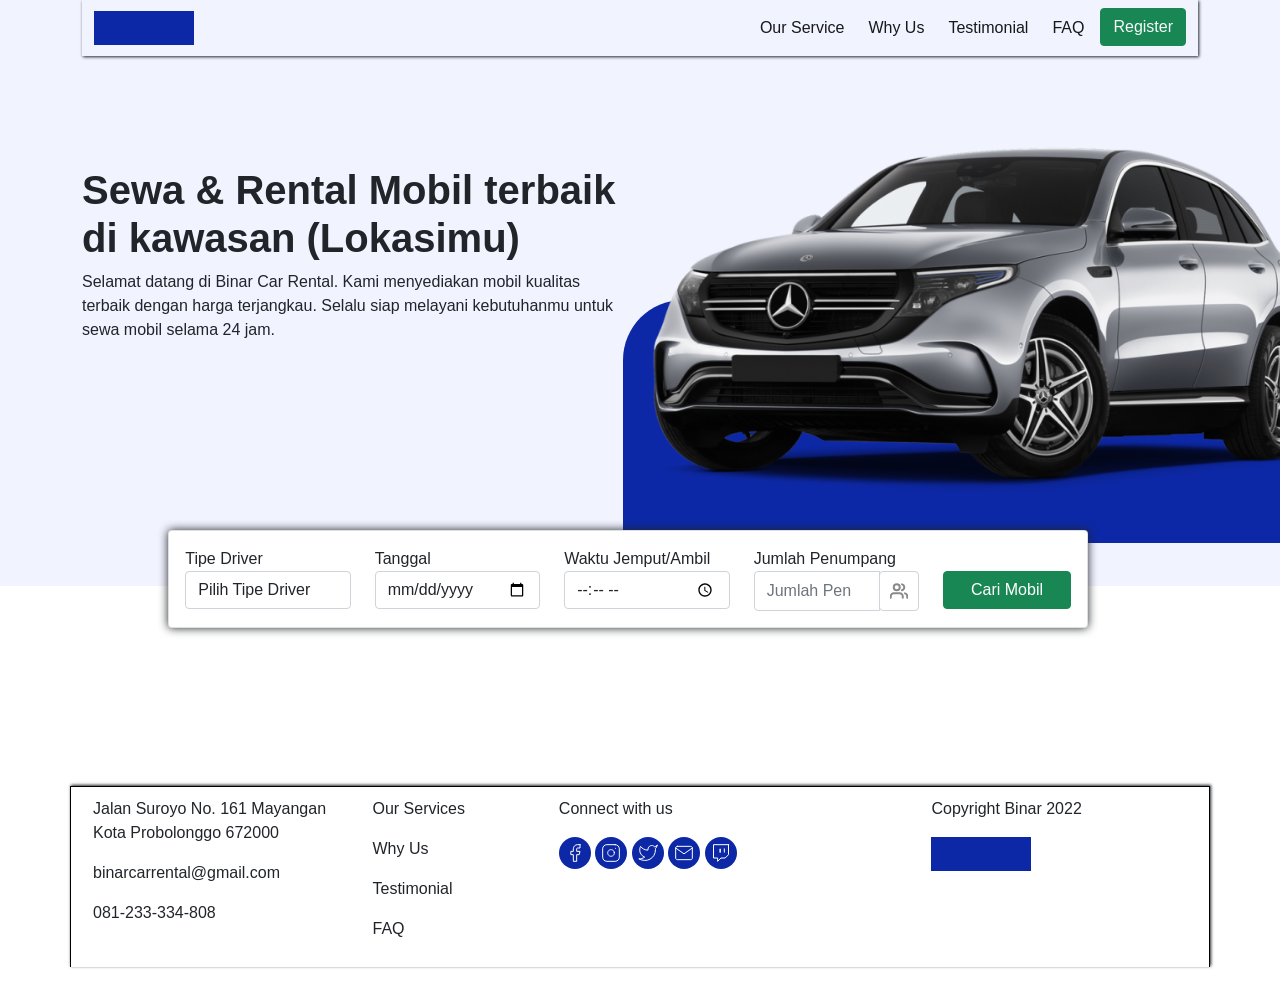
<file: public/cari_mobil.html>
<!DOCTYPE html>
<html lang="en">

<head>
    <meta charset="UTF-8">
    <meta http-equiv="X-UA-Compatible" content="IE=edge">
    <meta name="viewport" content="width=device-width,initial-scale=1,maximum-scale=1,user-scalable=no">
    <title>Binar Car Rental</title>
    <link rel="stylesheet" href="assets/css/filter-box.css">
    <script src="assets/js/bootstrap.min.js"></script>
    <script src="https://code.jquery.com/jquery-3.4.1.slim.min.js"></script>
    <link rel="stylesheet"
        href="https://owlcarousel2.github.io/OwlCarousel2/assets/owlcarousel/assets/owl.carousel.min.css">
    <link rel="stylesheet"
        href="https://owlcarousel2.github.io/OwlCarousel2/assets/owlcarousel/assets/owl.theme.default.min.css">
    <link rel="stylesheet" href="assets/css/bootstrap.min.css">

    <style>
        body {
            font-family: Helvetica;
            overflow-x: hidden;
        }

        #owl-container {
            margin-top: 100px;
            width: 150%;
            left: -25%;
            position: relative;
        }

        .owl-carousel .owl-nav button.owl-next,
        .owl-carousel .owl-nav button.owl-prev,
        .owl-carousel button.owl-dot {
            width: 30px;
            height: 30px;
            border-radius: 15px;
            border: 1px solid #c4c4c4;
            /* background-color: white; */

        }

        .owl-theme .owl-nav [class*=owl-]:hover {
            background-color: #5CB85F;
        }


        .item {
            background-color: #F1F3FF;

        }

        .owl-nav>.owl-prev>span:hover,
        .owl-nav>.owl-next>span:hover {
            background-color: #5CB85F;
        }


        .table-custom {
            border-collapse: separate;
            border-spacing: 15px;
        }

        .spacing {
            margin-top: 80px;
        }

        .sewamobil {
            border: 1px solid black;
            border-radius: 10px;
            padding: 50px;
            color: white;
        }

        .accordion-spacing {
            margin-top: 20px;
        }

        .navbarstyling {
            background-color: #F1F3FF;
            box-shadow: 1px 1px 3px;
        }

        .whyus-card {
            box-shadow: 1px 1px 7px;
            margin: 10px;
        }

        .whyus-card:hover {
            background-color: #F1F3FF;
            transform: translateY(-15px);
            transition: transform .75s;
        }

        .listcar-card {
            box-shadow: 1px 1px 7px;
            margin: 10px;
        }

        .listcar-card:hover {
            background-color: #F1F3FF;
            transform: translateY(-15px);
            transition: transform .75s;
        }


        .footer {
            border-left: 1px solid black;
            border-top: 1px solid black;
            border-right: 1px solid black;
            box-shadow: 1px -1px 3px;
            padding: 10px;
        }



        @media screen and (min-width:992px) {

            .item {
                height: 100%;
            }

            .textjudul {
                margin-top: 100px;
            }

            .bground {
                padding-bottom: 190px;
            }

            .car {
                position: absolute;
                width: 704px;
                margin-left: 100px;
                margin-bottom: 300px;
                overflow-y: hidden;
            }


        }

        @media screen and (max-width:991px) {

            .star {
                text-align: center;
            }

            .item {
                height: 100%;
                margin-left: 20%;
                margin-right: 20%;
            }

            .textjudul {
                font-size: 36px;
            }

            .navbar {
                z-index: 1000;
            }

            .navbar-collapse {
                position: fixed;
                background: rgba(0, 0, 0, 0.6);
                width: 100%;
                height: 100%;
                left: 0;
                right: 0;
                top: 0;
                bottom: 0;
                overflow-x: hidden;
            }

            .navbar-nav {
                background-color: white;
                height: 100vh;
                width: 50%;
                left: 100%;
                position: absolute;
                transition: left .35s ease;
            }

            .navbar-collapse.collapsing {
                transition: background-color .35s ease;
            }

            .navbar-collapse.show .navbar-nav {
                transition: left .35s ease;
                left: 50%;
            }

            .nav-item {
                margin-left: 10px;
            }

            .car {
                position: absolute;
                width: 500px;
                overflow-y: hidden;

            }

            #section1 {
                margin-bottom: 375px;
            }

            .footer {
                text-align: left;
            }

            .iconlogo {
                margin-bottom: 10px;
            }
        }
    </style>
</head>

<body style="overflow-x: hidden;">
    <!-- Navbar -->
    <div class="bground" style="background-color: #F1F3FF;overflow: hidden;">
        <div class="container">
            <nav class="navbar navbar-expand-lg navbar-light navbarstyling">
                <div class="container-lg">
                    <a class="navbar-link" data-bs-container="body" data-bs-toggle="popover" data-bs-placement="top"
                        data-bs-content="Top popover" href="#"><svg width="100" height="34" viewBox="0 0 100 34"
                            fill="none" xmlns="http://www.w3.org/2000/svg">
                            <rect width="100" height="34" fill="#0D28A6" />
                        </svg>
                    </a>
                    <button class="navbar-toggler" type="button" data-bs-toggle="collapse"
                        data-bs-target="#navbarSupportedContent" aria-controls="navbarText" aria-expanded="false"
                        aria-label="Toggle navigation">
                        <span class="navbar-toggler-icon"></span>
                    </button>
                    <div class="collapse navbar-collapse " id="navbarSupportedContent">
                        <ul class="navbar-nav ms-auto mb-lg-0">
                            <li class="d-lg-none">
                                <a class="navbar-nav-toggler" href="#">X</a>
                            </li>
                            <li class="nav-item">
                                <a class="nav-link active me-2" href="#section1">Our Service</a>
                            </li>
                            <li class="nav-item">
                                <a class="nav-link active me-2" href="#section2">Why Us</a>
                            </li>
                            <li class="nav-item">
                                <a class="nav-link active me-2" href="#section3">Testimonial</a>
                            </li>
                            <li class="nav-item">
                                <a class="nav-link active me-2" href="#section4">FAQ</a>
                            </li>
                            <li class="nav-item">
                                <a class="navbar-link btn btn-success link-light" href="#">Register</a>
                            </li>
                        </ul>
                    </div>
                </div>
            </nav>
        </div>


        <!-- Mobil -->
        <div class="container">
            <div id="section1" class="row">
                <div class="col-lg-6" style="margin-top: 10px;">
                    <h1 class="textjudul"><b>Sewa & Rental Mobil terbaik di kawasan (Lokasimu)</b></h1>
                    <p>Selamat datang di Binar Car Rental. Kami menyediakan mobil kualitas terbaik dengan
                        harga terjangkau. Selalu
                        siap melayani kebutuhanmu untuk sewa mobil selama 24 jam.</p>
                    <a href="./cari_mobil.html" type="button" class="btn btn-success" style="visibility: hidden;">Mulai
                        Sewa Mobil</a>
                </div>
                <div class="col-lg-6 d-flex justify-content-center">
                    <img src="./images/pict/mobil.svg" class="img-fluid car" style="margin-top:80px;" alt="mobil">
                </div>
            </div>
        </div>
    </div>

    <!-- Input Data -->
    <div class="row ">
        <div class="col-lg-12" style="position: absolute;
        top: 530px;">
            <div class="container d-flex justify-content-center">
                <div id="filter-box"></div>
            </div>
            <div class="modal-backdrop background-filter"></div>
            <script src="assets/js/filter-box-container.js"></script>
            <script src="assets/js/filter-box.js"></script>
        </div>
    </div>

    <!-- List Car -->
    <div class="row" id="list-car" style="margin-top: 100px;margin-bottom: -100px;"></div>


    <!-- Footer -->
    <div class="container">
        <div class="footer row" style="margin-top: 200px;margin-bottom: 20px;">
            <div class="col-lg-3">
                <p>Jalan Suroyo No. 161 Mayangan Kota Probolonggo 672000</p>
                <p>binarcarrental@gmail.com</p>
                <p>081-233-334-808</p>
            </div>

            <div class="col-lg-2">
                <p>Our Services</p>
                <p>Why Us</p>
                <p>Testimonial</p>
                <p>FAQ</p>
            </div>

            <div class="col-lg-4">
                <p>Connect with us</p>
                <div class="row">
                    <div class="col-lg-12 iconlogo">
                        <svg width="32" height="32" viewBox="0 0 32 32" fill="none" xmlns="http://www.w3.org/2000/svg">
                            <circle cx="16" cy="16" r="16" fill="#0D28A6" />
                            <path
                                d="M21 7.66663H18.5C17.395 7.66663 16.3352 8.10561 15.5538 8.88701C14.7724 9.66842 14.3334 10.7282 14.3334 11.8333V14.3333H11.8334V17.6666H14.3334V24.3333H17.6667V17.6666H20.1667L21 14.3333H17.6667V11.8333C17.6667 11.6123 17.7545 11.4003 17.9108 11.244C18.0671 11.0878 18.279 11 18.5 11H21V7.66663Z"
                                stroke="white" stroke-linecap="round" stroke-linejoin="round" />
                        </svg>

                        <svg width="32" height="32" viewBox="0 0 32 32" fill="none" xmlns="http://www.w3.org/2000/svg">
                            <circle cx="16" cy="16" r="16" fill="#0D28A6" />
                            <path
                                d="M20.1666 7.66663H11.8333C9.53211 7.66663 7.66663 9.53211 7.66663 11.8333V20.1666C7.66663 22.4678 9.53211 24.3333 11.8333 24.3333H20.1666C22.4678 24.3333 24.3333 22.4678 24.3333 20.1666V11.8333C24.3333 9.53211 22.4678 7.66663 20.1666 7.66663Z"
                                stroke="white" stroke-linecap="round" stroke-linejoin="round" />
                            <path
                                d="M19.3334 15.475C19.4362 16.1685 19.3178 16.8769 18.9948 17.4992C18.6719 18.1215 18.161 18.6262 17.5347 18.9414C16.9085 19.2566 16.1987 19.3663 15.5065 19.2549C14.8143 19.1436 14.1748 18.8167 13.6791 18.321C13.1833 17.8252 12.8565 17.1857 12.7451 16.4935C12.6337 15.8013 12.7434 15.0916 13.0586 14.4653C13.3739 13.8391 13.8785 13.3281 14.5009 13.0052C15.1232 12.6823 15.8315 12.5638 16.525 12.6667C17.2325 12.7716 17.8874 13.1012 18.3931 13.6069C18.8988 14.1126 19.2285 14.7676 19.3334 15.475Z"
                                stroke="white" stroke-linecap="round" stroke-linejoin="round" />
                            <path d="M20.5834 11.4166H20.5917" stroke="white" stroke-linecap="round"
                                stroke-linejoin="round" />
                        </svg>

                        <svg width="32" height="32" viewBox="0 0 32 32" fill="none" xmlns="http://www.w3.org/2000/svg">
                            <circle cx="16" cy="16" r="16" fill="#0D28A6" />
                            <path
                                d="M25.1667 8.49996C24.3687 9.06285 23.4851 9.49338 22.55 9.77496C22.0482 9.19788 21.3812 8.78887 20.6392 8.60323C19.8973 8.41759 19.1163 8.46429 18.4018 8.737C17.6873 9.00972 17.0737 9.49529 16.6442 10.1281C16.2146 10.7608 15.9898 11.5102 16 12.275V13.1083C14.5356 13.1463 13.0844 12.8215 11.7759 12.1628C10.4673 11.5042 9.34197 10.5322 8.50004 9.33329C8.50004 9.33329 5.16671 16.8333 12.6667 20.1666C10.9505 21.3316 8.906 21.9157 6.83337 21.8333C14.3334 26 23.5 21.8333 23.5 12.25C23.4993 12.0178 23.477 11.7863 23.4334 11.5583C24.2839 10.7195 24.8841 9.66055 25.1667 8.49996V8.49996Z"
                                stroke="white" stroke-linecap="round" stroke-linejoin="round" />
                        </svg>

                        <svg width="32" height="32" viewBox="0 0 32 32" fill="none" xmlns="http://www.w3.org/2000/svg">
                            <circle cx="16" cy="16" r="16" fill="#0D28A6" />
                            <path
                                d="M9.33329 9.33337H22.6666C23.5833 9.33337 24.3333 10.0834 24.3333 11V21C24.3333 21.9167 23.5833 22.6667 22.6666 22.6667H9.33329C8.41663 22.6667 7.66663 21.9167 7.66663 21V11C7.66663 10.0834 8.41663 9.33337 9.33329 9.33337Z"
                                stroke="white" stroke-linecap="round" stroke-linejoin="round" />
                            <path d="M24.3333 11L16 16.8333L7.66663 11" stroke="white" stroke-linecap="round"
                                stroke-linejoin="round" />
                        </svg>

                        <svg width="32" height="32" viewBox="0 0 32 32" fill="none" xmlns="http://www.w3.org/2000/svg">
                            <circle cx="16" cy="16" r="16" fill="#0D28A6" />
                            <path
                                d="M19.3333 15.1666V11.8333M23.5 7.66663H8.5V21H12.6667V24.3333L16 21H20.1667L23.5 17.6666V7.66663ZM15.1667 15.1666V11.8333V15.1666Z"
                                stroke="white" stroke-linecap="round" stroke-linejoin="round" />
                        </svg>
                    </div>



                </div>
            </div>

            <div class="col-lg-3">
                <p>Copyright Binar 2022</p>
                <svg width="100" height="34" viewBox="0 0 100 34" fill="none" xmlns="http://www.w3.org/2000/svg">
                    <rect width="100" height="34" fill="#0D28A6" />
                </svg>

            </div>

        </div>
    </div>

    <!-- Scripts -->
    <script src="scripts/car.example.js"></script>
    <script src="scripts/binar.js"></script>
</body>

</html>
</file>
<file: public/assets/css/filter-box.css>
#filter-box {
    position: absolute;
    z-index: 1090;
}

.background-filter {
    background-color: rgba(0,0,0,.5);
    position: absolute;
    display: none;
    opacity: 60%;
}
</file>
